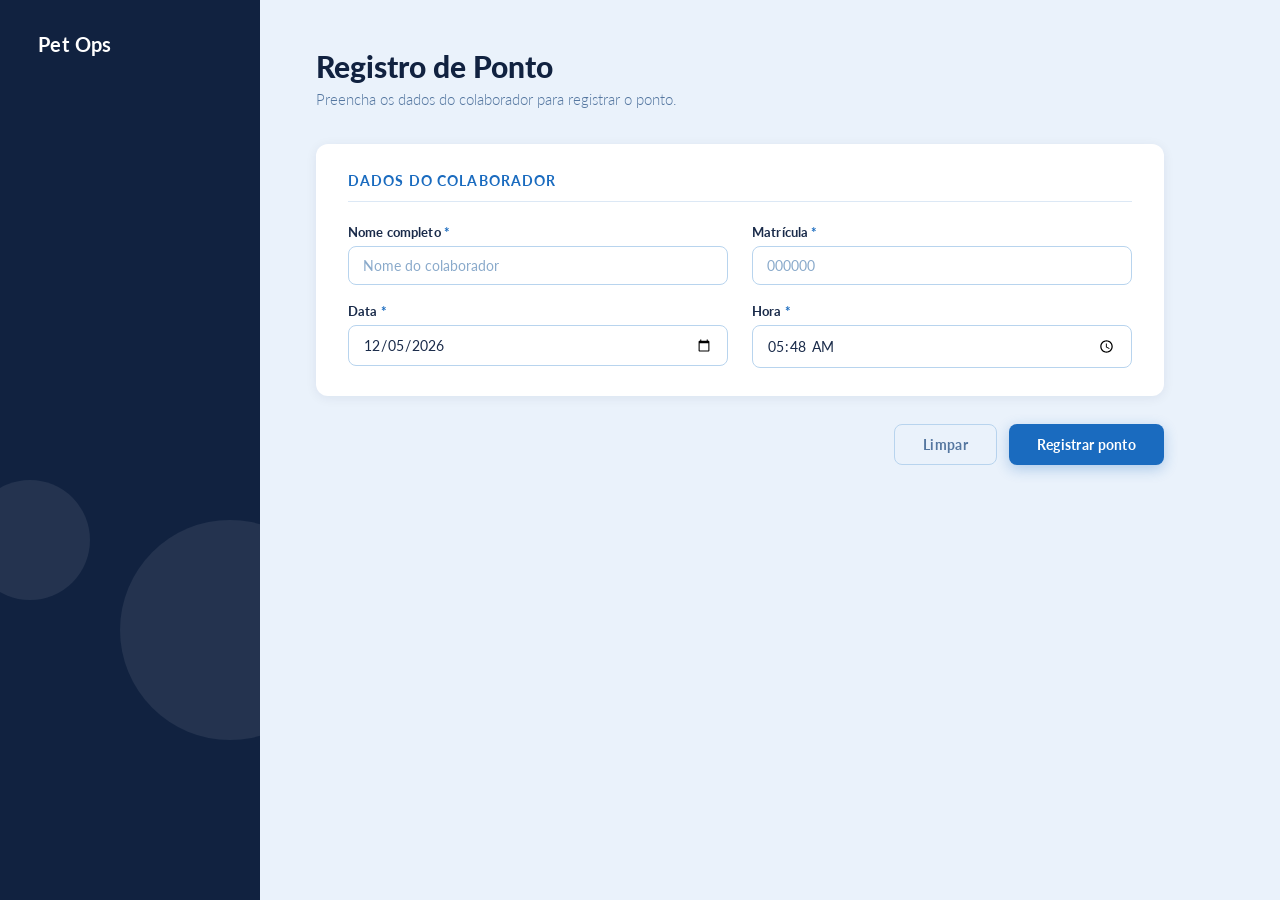
<file: Horário dos Funcionários/index.html>
<!DOCTYPE html>
<html lang="pt-BR">
<head>
    <meta charset="UTF-8">
    <meta name="viewport" content="width=device-width, initial-scale=1.0">
    <title>Registro de Ponto – Pet Ops</title>
    <link href="https://fonts.googleapis.com/css2?family=Lato:ital,wght@0,100;0,300;0,400;0,700;0,900;1,300;1,400&display=swap" rel="stylesheet">
    <link rel="stylesheet" href="style.css">
</head>
<body>

    <!-- SIDEBAR -->
    <aside class="sidebar">
        <div class="sidebar-deco deco-1"></div>
        <div class="sidebar-deco deco-2"></div>

        <div class="sidebar-logo">
            <span class="logo-icon"></span>
            <span class="logo-text">Pet Ops</span>
        </div>

        
    </aside>

    <!-- MAIN -->
    <main class="main">
        <div class="page-header">
            <h1 class="page-title">Registro de Ponto</h1>
            <p class="page-subtitle">Preencha os dados do colaborador para registrar o ponto.</p>
        </div>

        <div class="form-wrapper">

            <!-- Card -->
            <div class="card">
                <div class="card-title">Dados do Colaborador</div>
                <div class="field-grid">
                    <div class="field">
                        <label class="label">Nome completo <span class="required">*</span></label>
                        <input class="input" type="text" placeholder="Nome do colaborador">
                    </div>
                    <div class="field">
                        <label class="label">Matrícula <span class="required">*</span></label>
                        <input class="input" type="text" placeholder="000000">
                    </div>
                    <div class="field">
                        <label class="label">Data <span class="required">*</span></label>
                        <input class="input" type="date" id="campo-data">
                    </div>
                    <div class="field">
                        <label class="label">Hora <span class="required">*</span></label>
                        <input class="input" type="time" id="campo-hora">
                    </div>
                </div>
            </div>

            <!-- Actions -->
            <div class="actions">
                <button class="btn-secondary" type="button">Limpar</button>
                <button class="btn-primary" type="button">Registrar ponto</button>
            </div>

        </div>
    </main>

    <script>
        const hoje = new Date();
        const pad = n => String(n).padStart(2, '0');
        document.getElementById('campo-data').value =
            `${hoje.getFullYear()}-${pad(hoje.getMonth()+1)}-${pad(hoje.getDate())}`;
        document.getElementById('campo-hora').value =
            `${pad(hoje.getHours())}:${pad(hoje.getMinutes())}`;

        document.querySelector('.btn-secondary').addEventListener('click', () => {
            document.querySelectorAll('.input').forEach(i => i.value = '');
        });
    </script>
</body>
</html>
</file>
<file: Horário dos Funcionários/style.css>
/* ===== PALETA PET OPS ===== */
:root {
    --azul-escuro:       #112240;
    --azul-medio:        #1a6bbf;
    --azul-claro:        #dce8f5;
    --fundo-card:        #ffffff;
    --fundo-page:        #eaf2fb;
    --branco:            #ffffff;
    --verde-accent:      #2ecc71;
    --texto-escuro:      #1a2b4a;
    --texto-placeholder: #8aaacb;
    --borda:             #b8d4ee;
    --sidebar-width:     260px;
}

/* ===== RESET ===== */
*, *::before, *::after { box-sizing: border-box; margin: 0; padding: 0; }

body {
    font-family: 'Lato', sans-serif;
    background-color: var(--fundo-page);
    color: var(--texto-escuro);
    display: flex;
    min-height: 100vh;
}

/* ===== SIDEBAR ===== */
.sidebar {
    position: fixed;
    top: 0; left: 0;
    width: var(--sidebar-width);
    height: 100vh;
    background-color: var(--azul-escuro);
    display: flex;
    flex-direction: column;
    padding: 32px 28px;
    overflow: hidden;
    z-index: 10;
}

.sidebar-logo {
    display: flex;
    align-items: center;
    gap: 10px;
    margin-bottom: auto;
}

.logo-icon { font-size: 22px; }

.logo-text {
    color: var(--branco);
    font-size: 20px;
    font-weight: 700;
    letter-spacing: 0.02em;
}

/* Decorative circles */
.sidebar-deco {
    position: absolute;
    border-radius: 50%;
    opacity: 0.08;
    background: var(--branco);
    pointer-events: none;
}
.deco-1 { width: 220px; height: 220px; bottom: 160px; right: -80px; }
.deco-2 { width: 120px; height: 120px; bottom: 300px; left: -30px; }

.sidebar-tagline { margin-bottom: 48px; }

.sidebar-tagline p {
    color: var(--branco);
    font-size: 28px;
    font-weight: 900;
    line-height: 1.2;
    border-left: 4px solid var(--verde-accent);
    padding-left: 14px;
}

.sidebar-footer p {
    color: rgba(255, 255, 255, 0.45);
    font-size: 13px;
    font-weight: 300;
    line-height: 1.6;
}

/* ===== MAIN ===== */
.main {
    margin-left: var(--sidebar-width);
    flex: 1;
    padding: 48px 56px;
    max-width: 960px;
}

/* ===== PAGE HEADER ===== */
.page-header { margin-bottom: 36px; }

.page-title {
    font-size: 30px;
    font-weight: 900;
    color: var(--azul-escuro);
    margin-bottom: 6px;
}

.page-subtitle {
    font-size: 15px;
    font-weight: 300;
    color: #5577a0;
}

/* ===== CARDS ===== */
.form-wrapper { display: flex; flex-direction: column; gap: 24px; }

.card {
    background: var(--fundo-card);
    border-radius: 12px;
    padding: 28px 32px;
    box-shadow: 0 2px 12px rgba(17, 34, 64, 0.07);
}

.card-title {
    font-size: 14px;
    font-weight: 700;
    color: var(--azul-medio);
    text-transform: uppercase;
    letter-spacing: 0.08em;
    margin-bottom: 22px;
    padding-bottom: 12px;
    border-bottom: 1px solid var(--azul-claro);
}

/* ===== FIELD GRID ===== */
.field-grid {
    display: grid;
    grid-template-columns: 1fr 1fr;
    gap: 18px 24px;
}

.field { display: flex; flex-direction: column; gap: 6px; }
.field.full { grid-column: 1 / -1; }

.label {
    font-size: 13px;
    font-weight: 700;
    color: var(--texto-escuro);
    letter-spacing: 0.01em;
}

.required { color: var(--azul-medio); }

.input {
    font-family: 'Lato', sans-serif;
    font-size: 14px;
    font-weight: 400;
    color: var(--texto-escuro);
    background: var(--branco);
    border: 1.5px solid var(--borda);
    border-radius: 8px;
    padding: 10px 14px;
    transition: border-color 0.2s, box-shadow 0.2s;
    width: 100%;
    outline: none;
}

.input::placeholder { color: var(--texto-placeholder); }

.input:focus {
    border-color: var(--azul-medio);
    box-shadow: 0 0 0 3px rgba(26, 107, 191, 0.12);
}

/* ===== ACTIONS ===== */
.actions {
    display: flex;
    justify-content: flex-end;
    gap: 12px;
    padding-top: 4px;
}

.btn-primary,
.btn-secondary {
    font-family: 'Lato', sans-serif;
    font-size: 14px;
    font-weight: 700;
    padding: 11px 28px;
    border-radius: 8px;
    border: none;
    cursor: pointer;
    transition: background 0.2s, transform 0.1s, box-shadow 0.2s;
    letter-spacing: 0.02em;
}

.btn-primary {
    background: var(--azul-medio);
    color: var(--branco);
    box-shadow: 0 4px 14px rgba(26, 107, 191, 0.3);
}
.btn-primary:hover {
    background: #155fa8;
    box-shadow: 0 6px 18px rgba(26, 107, 191, 0.4);
    transform: translateY(-1px);
}
.btn-primary:active { transform: translateY(0); }

.btn-secondary {
    background: transparent;
    color: #5577a0;
    border: 1.5px solid var(--borda);
}
.btn-secondary:hover { background: var(--azul-claro); color: var(--azul-escuro); }

/* ===== RESPONSIVE ===== */
@media (max-width: 768px) {
    :root { --sidebar-width: 0px; }
    .sidebar { display: none; }
    .main { margin-left: 0; padding: 28px 20px; }
    .field-grid { grid-template-columns: 1fr; }
}
</file>
